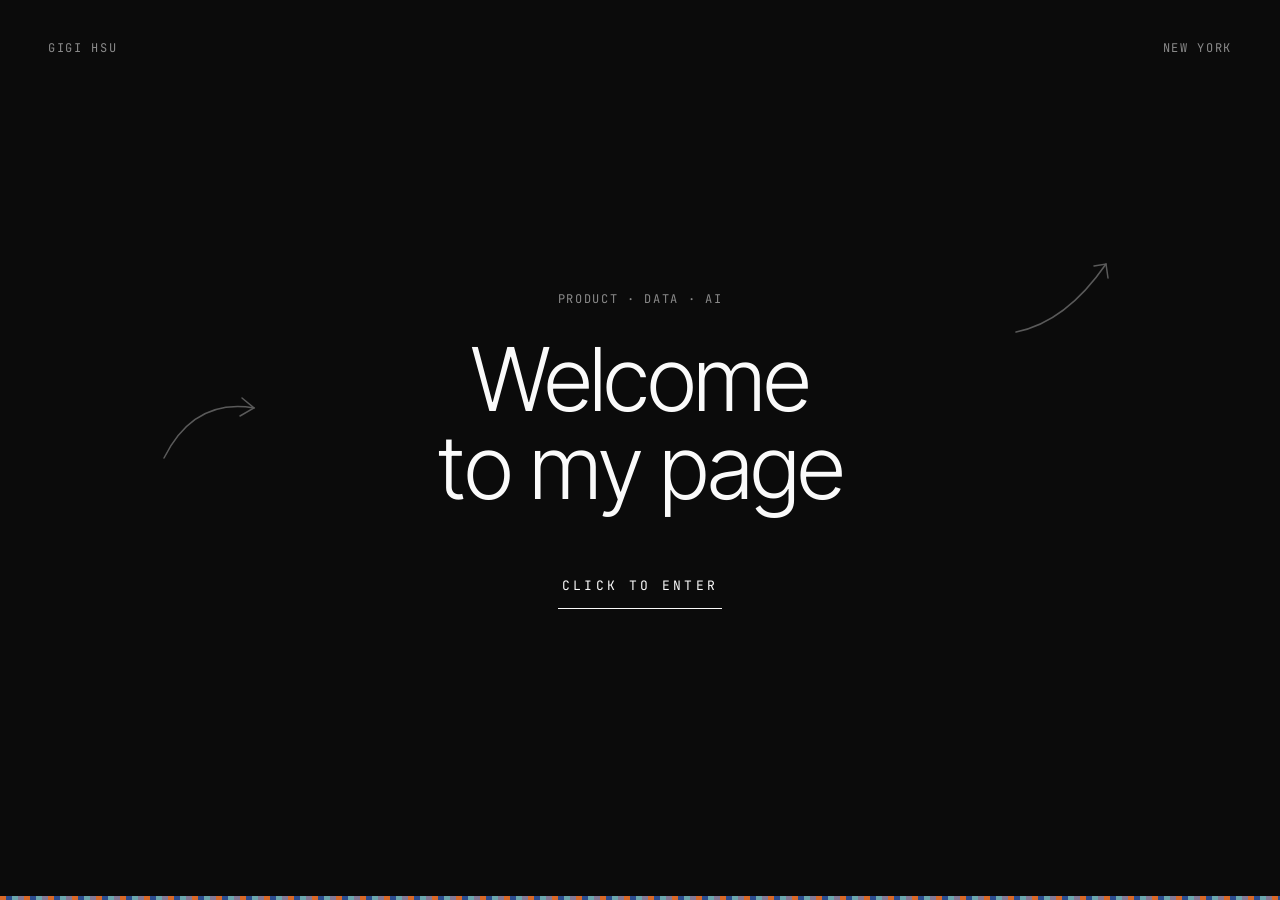
<file: index.html>
<!doctype html>
<html lang="en">
<head>
<meta charset="utf-8">
<meta name="viewport" content="width=device-width, initial-scale=1">
<title>Gigi Hsu</title>
<meta name="description" content="Gigi Hsu: product, data, and AI.">
<link rel="preconnect" href="https://fonts.googleapis.com"><link rel="preconnect" href="https://fonts.gstatic.com" crossorigin><link href="https://fonts.googleapis.com/css2?family=Inter+Tight:wght@300;400;500;600&family=JetBrains+Mono:wght@400;500&family=Bricolage+Grotesque:opsz,wght@12..96,400;500;600&display=swap" rel="stylesheet">
<link rel="icon" href="/favicon.svg" type="image/svg+xml">
<link rel="icon" href="/favicon.ico" sizes="any">
<link rel="apple-touch-icon" href="/apple-touch-icon.png">
<link rel="stylesheet" href="/styles.css">
</head>
<body>
<div class="welcome">
<div class="corner l mono fade d1">gigi hsu</div>
<div class="corner r mono fade d1">New York</div>
<svg class="arrow a1 fade d2" aria-hidden="true" width="120" height="90" viewBox="0 0 120 90" fill="none" stroke="#5a5a5a" stroke-width="1.5" stroke-linecap="round"><path d="M10 80 Q 40 20 100 30"/><path d="M88 20 L100 30 L86 38"/></svg><svg class="arrow a2 fade d2" aria-hidden="true" width="120" height="90" viewBox="0 0 120 90" fill="none" stroke="#5a5a5a" stroke-width="1.5" stroke-linecap="round"><path d="M10 80 Q 60 70 100 12"/><path d="M88 14 L100 12 L102 26"/></svg>
<div>
<p class="kick mono fade d1">Product · Data · AI</p>
<h1 class="fade d1">Welcome<br>to my page</h1>
<a class="enter mono fade d3" href="/home">Click to enter</a>
</div>
<div class="band" aria-hidden="true"></div>
</div>
</body>
</html>
</file>
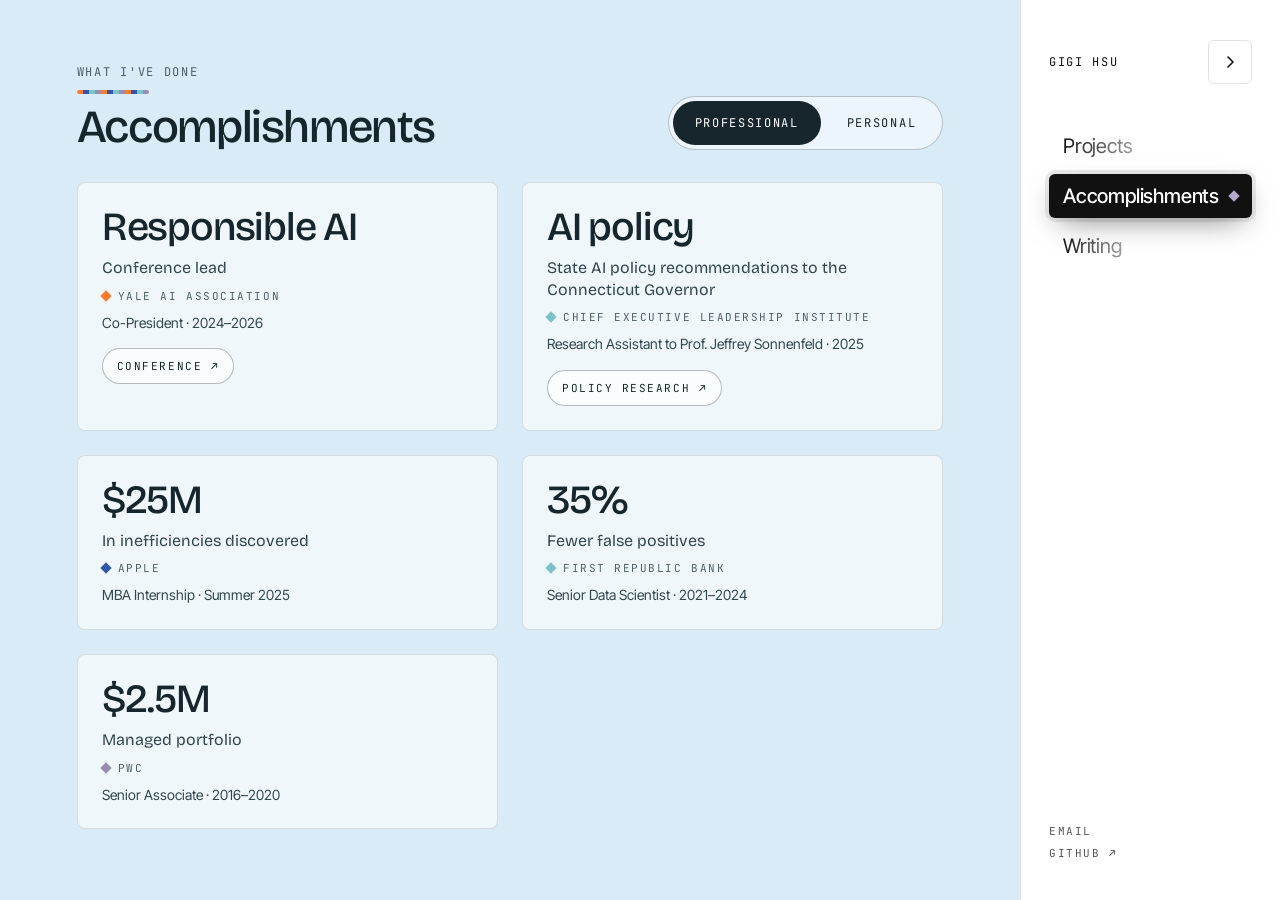
<file: accomplishments.html>
<!doctype html>
<html lang="en">
<head>
<meta charset="utf-8">
<meta name="viewport" content="width=device-width, initial-scale=1">
<title>Gigi Hsu · Accomplishments</title>
<meta name="description" content="Gigi Hsu: product, data, and AI.">
<link rel="preconnect" href="https://fonts.googleapis.com"><link rel="preconnect" href="https://fonts.gstatic.com" crossorigin><link href="https://fonts.googleapis.com/css2?family=Inter+Tight:wght@300;400;500;600&family=JetBrains+Mono:wght@400;500&family=Bricolage+Grotesque:opsz,wght@12..96,400;500;600&display=swap" rel="stylesheet">
<link rel="icon" href="/favicon.svg" type="image/svg+xml">
<link rel="icon" href="/favicon.ico" sizes="any">
<link rel="apple-touch-icon" href="/apple-touch-icon.png">
<link rel="stylesheet" href="/styles.css">
</head>
<body class="acc">
<div class="shell">
<main class="main">
<div class="acc-head">
<div><p class="kick mono">What I've done</p><span class="kente" aria-hidden="true" style="display:block;width:72px;height:4px;margin-bottom:10px"></span><h1>Accomplishments</h1></div>
<div class="seg" role="group" aria-label="Choose a view"><button type="button" data-view="pro" aria-pressed="true">Professional</button><button type="button" data-view="personal" aria-pressed="false">Personal</button></div>
</div>
<div class="grid view" id="pro"><div class="stat card"><span class="big">Responsible AI</span><span class="what">Conference lead</span><span class="where mono"><span class="dia" aria-hidden="true" style="background:#ff7a2e"></span>Yale AI Association</span><span class="role">Co-President · 2024–2026</span><div class="pills"><a class="mono" href="https://groups.som.yale.edu/aia/conference/" target="_blank" rel="noopener">Conference ↗</a></div></div><div class="stat card"><span class="big">AI policy</span><span class="what">State AI policy recommendations to the Connecticut Governor</span><span class="where mono"><span class="dia" aria-hidden="true" style="background:#7CC2CA"></span>Chief Executive Leadership Institute</span><span class="role">Research Assistant to Prof. Jeffrey Sonnenfeld · 2025</span><div class="pills"><a class="mono" href="https://som.yale.edu/story/2025/student-team-creates-ai-policy-recommendations-connecticut-state-government" target="_blank" rel="noopener">Policy research ↗</a></div></div><div class="stat card"><span class="big">$25M</span><span class="what">In inefficiencies discovered</span><span class="where mono"><span class="dia" aria-hidden="true" style="background:#3258A6"></span>Apple</span><span class="role">MBA Internship · Summer 2025</span></div><div class="stat card"><span class="big">35%</span><span class="what">Fewer false positives</span><span class="where mono"><span class="dia" aria-hidden="true" style="background:#7CC2CA"></span>First Republic Bank</span><span class="role">Senior Data Scientist · 2021–2024</span></div><div class="stat card"><span class="big">$2.5M</span><span class="what">Managed portfolio</span><span class="where mono"><span class="dia" aria-hidden="true" style="background:#9A8CAE"></span>PwC</span><span class="role">Senior Associate · 2016–2020</span></div></div>
<div class="grid view" id="personal" hidden><div class="stat card has-photo"><span class="ph" aria-hidden="true" style="background-image:url(/images/togo.jpg)"></span><span class="big">15+ yrs</span><span class="what">Service work in Togo, West Africa</span><span class="where mono"><span class="dia" aria-hidden="true" style="background:#7CC2CA"></span>Africa Career Training School</span><span class="role">Board Member · Non-profit</span></div><div class="stat card has-photo"><span class="ph" aria-hidden="true" style="background-image:url(https://upload.wikimedia.org/wikipedia/commons/thumb/0/0e/Yale_School_of_Management_-_Evans_Hall_%2854106005396%29.jpg/1280px-Yale_School_of_Management_-_Evans_Hall_%2854106005396%29.jpg)"></span><span class="big">Dean’s Scholarship</span><span class="what">Lynch Family merit-based award</span><span class="where mono"><span class="dia" aria-hidden="true" style="background:#ff7a2e"></span>Yale MBA</span><span class="credit">Photo: <a href="https://commons.wikimedia.org/wiki/File:Yale_School_of_Management_-_Evans_Hall_(54106005396).jpg" target="_blank" rel="noopener">ajay_suresh</a>, <a href="https://creativecommons.org/licenses/by/2.0/" target="_blank" rel="noopener">CC BY 2.0</a></span></div><div class="stat card has-photo"><span class="ph" aria-hidden="true" style="background-image:url(https://upload.wikimedia.org/wikipedia/commons/thumb/8/86/Vancouver_Marathon_%285676500577%29.jpg/1280px-Vancouver_Marathon_%285676500577%29.jpg)"></span><span class="big">3 races</span><span class="what">1 marathon, 2 half-marathons</span><span class="where mono"><span class="dia" aria-hidden="true" style="background:#3258A6"></span>Vancouver · SF · Long Beach</span><span class="credit">Photo: <a href="https://commons.wikimedia.org/wiki/File:Vancouver_Marathon_(5676500577).jpg" target="_blank" rel="noopener">Guilhem Vellut</a>, <a href="https://creativecommons.org/licenses/by/2.0/" target="_blank" rel="noopener">CC BY 2.0</a></span></div><div class="stat card has-photo logo"><span class="ph" aria-hidden="true" style="background-image:url(https://www.dca.ca.gov/cba/images/cba-logo.png)"></span><span class="big">CPA</span><span class="what">License, since 2020</span><span class="where mono"><span class="dia" aria-hidden="true" style="background:#9A8CAE"></span>California Board of Accountancy</span></div></div>
</main>
<aside class="side">
<nav class="nav" aria-label="Main">
<div class="nav-top"><a class="mono" href="/home">gigi hsu</a><button type="button" class="iconbtn" data-nav-toggle aria-label="Close menu"><svg aria-hidden="true" width="16" height="16" viewBox="0 0 16 16" fill="none" stroke="currentColor" stroke-width="1.6" stroke-linecap="round" stroke-linejoin="round"><path d="M6 3l5 5-5 5"/></svg></button></div>
<ul><li><a href="/projects"><span class="g">Projects</span></a></li><li><a href="/accomplishments" aria-current="page"><span class="g">Accomplishments</span><span class="dia" aria-hidden="true" style="background:#b6a8cc"></span></a></li><li><a href="/writing"><span class="g">Writing</span></a></li></ul>
<div class="nav-foot mono"><a href="mailto:gigi.hsu@yale.edu">Email</a><a href="https://github.com/ggshoo">GitHub ↗</a></div>
</nav>
<div class="nav-closed"><button type="button" class="iconbtn" data-nav-toggle aria-label="Open menu"><svg aria-hidden="true" width="18" height="18" viewBox="0 0 18 18" fill="none" stroke="currentColor" stroke-width="1.6" stroke-linecap="round"><path d="M3 5h12M3 9h12M3 13h12"/></svg></button><span class="vert mono" aria-hidden="true">Menu</span></div>
</aside>
</div>
<script src="/site.js"></script>
</body>
</html>
</file>
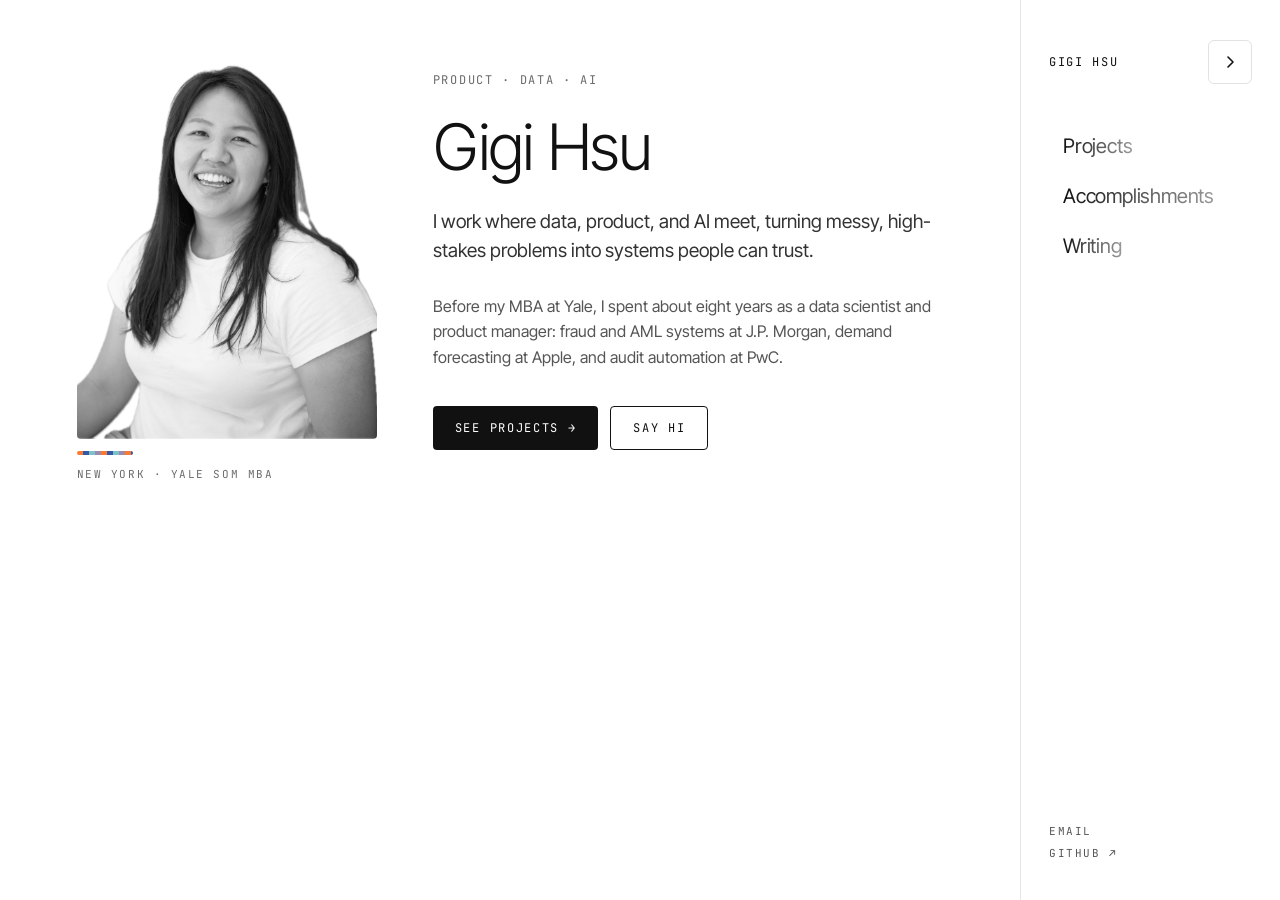
<file: home.html>
<!doctype html>
<html lang="en">
<head>
<meta charset="utf-8">
<meta name="viewport" content="width=device-width, initial-scale=1">
<title>Gigi Hsu · Home</title>
<meta name="description" content="Gigi Hsu: product, data, and AI.">
<link rel="preconnect" href="https://fonts.googleapis.com"><link rel="preconnect" href="https://fonts.gstatic.com" crossorigin><link href="https://fonts.googleapis.com/css2?family=Inter+Tight:wght@300;400;500;600&family=JetBrains+Mono:wght@400;500&family=Bricolage+Grotesque:opsz,wght@12..96,400;500;600&display=swap" rel="stylesheet">
<link rel="icon" href="/favicon.svg" type="image/svg+xml">
<link rel="icon" href="/favicon.ico" sizes="any">
<link rel="apple-touch-icon" href="/apple-touch-icon.png">
<link rel="stylesheet" href="/styles.css">
</head>
<body>
<div class="shell">
<main class="main">
<div class="hero">
<figure><img src="/portrait.png" alt="Portrait of Gigi Hsu"><span class="kente" aria-hidden="true" style="display:block;width:56px;height:4px"></span><figcaption class="mono">New York · Yale SOM MBA</figcaption></figure>
<div class="txt">
<p class="mono" style="margin:0;font-size:12px;color:#6b6b6b">Product · Data · AI</p>
<h1>Gigi Hsu</h1>
<p class="lead">I work where data, product, and AI meet, turning messy, high-stakes problems into systems people can trust.</p>
<p class="body">Before my MBA at Yale, I spent about eight years as a data scientist and product manager: fraud and AML systems at J.P. Morgan, demand forecasting at Apple, and audit automation at PwC.</p>
<div class="row"><a class="btn solid mono" href="/projects">See projects →</a><a class="btn line mono" href="mailto:gigi.hsu@yale.edu">Say hi</a></div>
</div>
</div>
</main>
<aside class="side">
<nav class="nav" aria-label="Main">
<div class="nav-top"><a class="mono" href="/home">gigi hsu</a><button type="button" class="iconbtn" data-nav-toggle aria-label="Close menu"><svg aria-hidden="true" width="16" height="16" viewBox="0 0 16 16" fill="none" stroke="currentColor" stroke-width="1.6" stroke-linecap="round" stroke-linejoin="round"><path d="M6 3l5 5-5 5"/></svg></button></div>
<ul><li><a href="/projects"><span class="g">Projects</span></a></li><li><a href="/accomplishments"><span class="g">Accomplishments</span></a></li><li><a href="/writing"><span class="g">Writing</span></a></li></ul>
<div class="nav-foot mono"><a href="mailto:gigi.hsu@yale.edu">Email</a><a href="https://github.com/ggshoo">GitHub ↗</a></div>
</nav>
<div class="nav-closed"><button type="button" class="iconbtn" data-nav-toggle aria-label="Open menu"><svg aria-hidden="true" width="18" height="18" viewBox="0 0 18 18" fill="none" stroke="currentColor" stroke-width="1.6" stroke-linecap="round"><path d="M3 5h12M3 9h12M3 13h12"/></svg></button><span class="vert mono" aria-hidden="true">Menu</span></div>
</aside>
</div>
<script src="/site.js"></script>
</body>
</html>
</file>
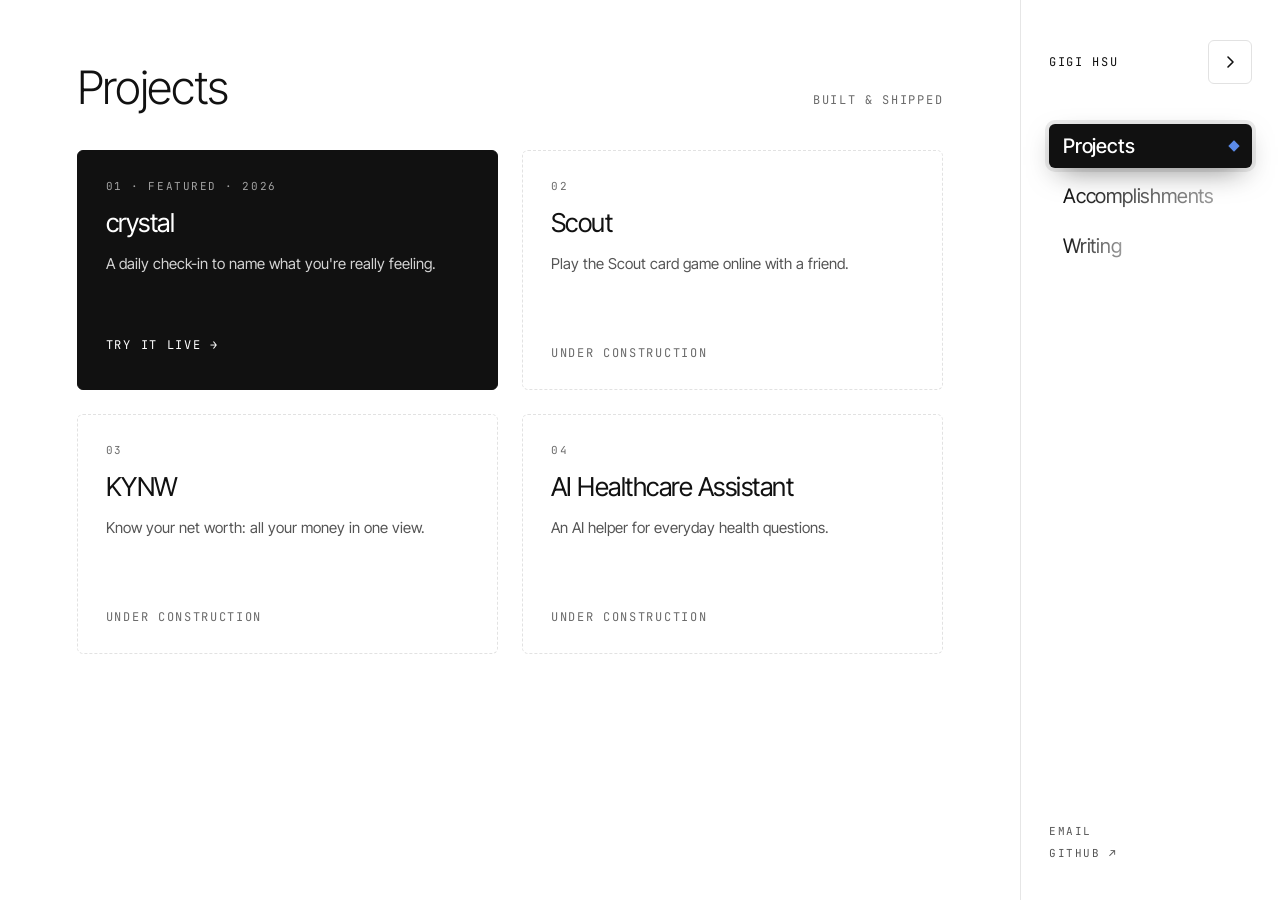
<file: projects.html>
<!doctype html>
<html lang="en">
<head>
<meta charset="utf-8">
<meta name="viewport" content="width=device-width, initial-scale=1">
<title>Gigi Hsu · Projects</title>
<meta name="description" content="Gigi Hsu: product, data, and AI.">
<link rel="preconnect" href="https://fonts.googleapis.com"><link rel="preconnect" href="https://fonts.gstatic.com" crossorigin><link href="https://fonts.googleapis.com/css2?family=Inter+Tight:wght@300;400;500;600&family=JetBrains+Mono:wght@400;500&family=Bricolage+Grotesque:opsz,wght@12..96,400;500;600&display=swap" rel="stylesheet">
<link rel="icon" href="/favicon.svg" type="image/svg+xml">
<link rel="icon" href="/favicon.ico" sizes="any">
<link rel="apple-touch-icon" href="/apple-touch-icon.png">
<link rel="stylesheet" href="/styles.css">
</head>
<body>
<div class="shell">
<main class="main">
<div class="head"><h1>Projects</h1><p class="mono">Built &amp; shipped</p></div>
<div class="grid">
<a class="proj card dark crystal" href="https://crystal.gigihsu.com"><span class="scene" aria-hidden="true"><span class="orb"></span><svg class="hills" viewBox="0 0 400 120" preserveAspectRatio="none"><path d="M0 60 C 70 20 140 30 210 55 S 340 30 400 45 V120 H0Z" fill="var(--h1)"/><path d="M0 85 C 90 55 170 70 250 82 S 360 62 400 72 V120 H0Z" fill="var(--h2)"/><path d="M0 104 C 110 88 210 100 300 96 S 380 90 400 94 V120 H0Z" fill="var(--h3)"/></svg></span><span class="n mono">01 · Featured · 2026</span><span class="t">crystal</span><span class="d">A daily check-in to name what you're really feeling.</span><span class="go mono">Try it live →</span></a><div class="proj soon"><span class="n mono">02</span><span class="t">Scout</span><span class="d">Play the Scout card game online with a friend.</span><span class="go mono">Under Construction</span></div><div class="proj soon"><span class="n mono">03</span><span class="t">KYNW</span><span class="d">Know your net worth: all your money in one view.</span><span class="go mono">Under Construction</span></div><div class="proj soon"><span class="n mono">04</span><span class="t">AI Healthcare Assistant</span><span class="d">An AI helper for everyday health questions.</span><span class="go mono">Under Construction</span></div>
</div>
</main>
<aside class="side">
<nav class="nav" aria-label="Main">
<div class="nav-top"><a class="mono" href="/home">gigi hsu</a><button type="button" class="iconbtn" data-nav-toggle aria-label="Close menu"><svg aria-hidden="true" width="16" height="16" viewBox="0 0 16 16" fill="none" stroke="currentColor" stroke-width="1.6" stroke-linecap="round" stroke-linejoin="round"><path d="M6 3l5 5-5 5"/></svg></button></div>
<ul><li><a href="/projects" aria-current="page"><span class="g">Projects</span><span class="dia" aria-hidden="true" style="background:#5b8bea"></span></a></li><li><a href="/accomplishments"><span class="g">Accomplishments</span></a></li><li><a href="/writing"><span class="g">Writing</span></a></li></ul>
<div class="nav-foot mono"><a href="mailto:gigi.hsu@yale.edu">Email</a><a href="https://github.com/ggshoo">GitHub ↗</a></div>
</nav>
<div class="nav-closed"><button type="button" class="iconbtn" data-nav-toggle aria-label="Open menu"><svg aria-hidden="true" width="18" height="18" viewBox="0 0 18 18" fill="none" stroke="currentColor" stroke-width="1.6" stroke-linecap="round"><path d="M3 5h12M3 9h12M3 13h12"/></svg></button><span class="vert mono" aria-hidden="true">Menu</span></div>
</aside>
</div>
<script src="/site.js"></script>
</body>
</html>
</file>
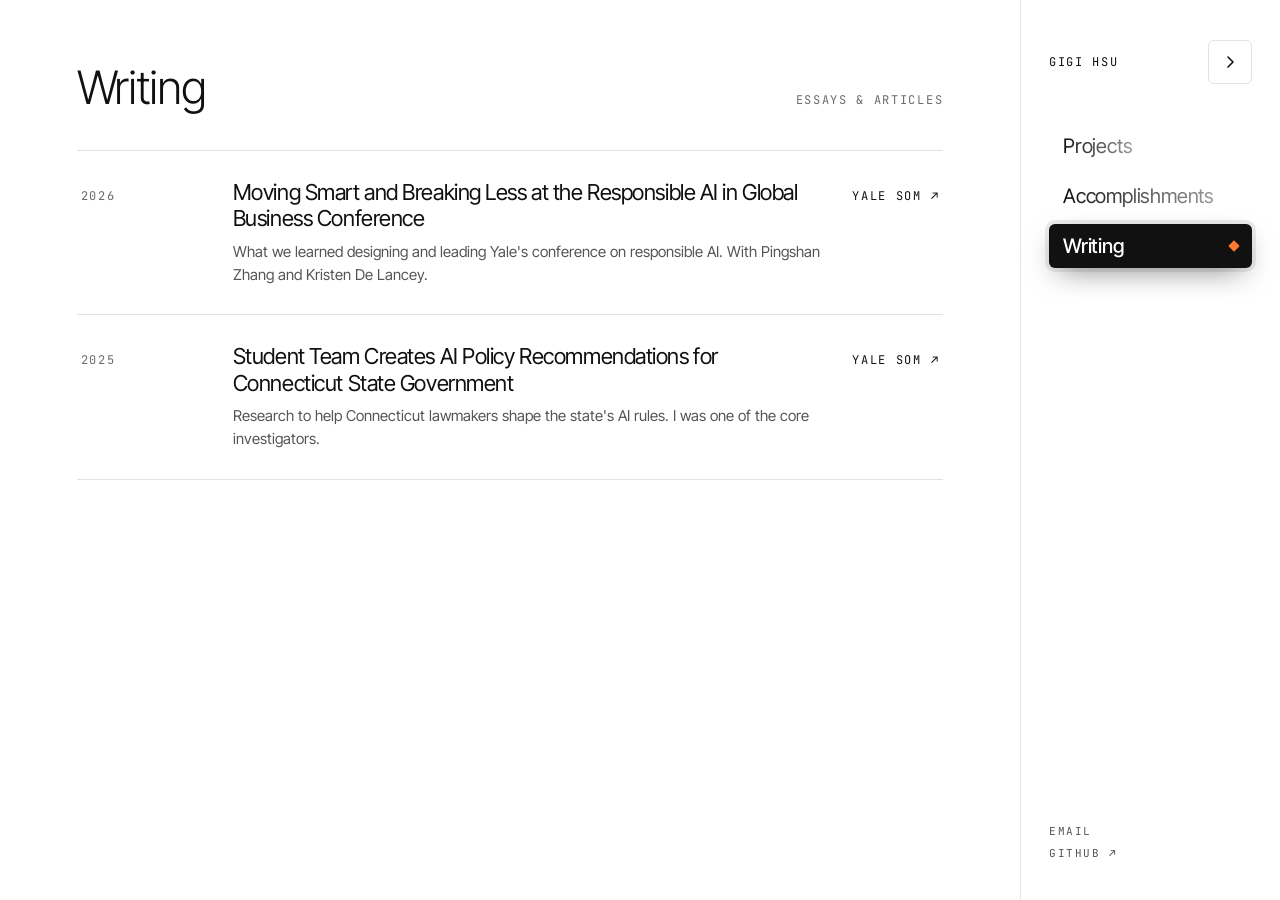
<file: writing.html>
<!doctype html>
<html lang="en">
<head>
<meta charset="utf-8">
<meta name="viewport" content="width=device-width, initial-scale=1">
<title>Gigi Hsu · Writing</title>
<meta name="description" content="Gigi Hsu: product, data, and AI.">
<link rel="preconnect" href="https://fonts.googleapis.com"><link rel="preconnect" href="https://fonts.gstatic.com" crossorigin><link href="https://fonts.googleapis.com/css2?family=Inter+Tight:wght@300;400;500;600&family=JetBrains+Mono:wght@400;500&family=Bricolage+Grotesque:opsz,wght@12..96,400;500;600&display=swap" rel="stylesheet">
<link rel="icon" href="/favicon.svg" type="image/svg+xml">
<link rel="icon" href="/favicon.ico" sizes="any">
<link rel="apple-touch-icon" href="/apple-touch-icon.png">
<link rel="stylesheet" href="/styles.css">
</head>
<body>
<div class="shell">
<main class="main">
<div class="head"><h1>Writing</h1><p class="mono">Essays &amp; articles</p></div>
<div class="list">
<a class="item card" href="https://som.yale.edu/story/2026/moving-smart-and-breaking-less-responsible-ai-global-business-conference" target="_blank" rel="noopener"><span class="yr mono">2026</span><span class="body"><span class="ti">Moving Smart and Breaking Less at the Responsible AI in Global Business Conference</span><span class="su">What we learned designing and leading Yale's conference on responsible AI. With Pingshan Zhang and Kristen De Lancey.</span></span><span class="src mono">Yale SOM ↗</span></a>
<a class="item card" href="https://som.yale.edu/story/2025/student-team-creates-ai-policy-recommendations-connecticut-state-government" target="_blank" rel="noopener"><span class="yr mono">2025</span><span class="body"><span class="ti">Student Team Creates AI Policy Recommendations for Connecticut State Government</span><span class="su">Research to help Connecticut lawmakers shape the state's AI rules. I was one of the core investigators.</span></span><span class="src mono">Yale SOM ↗</span></a>
</div>
</main>
<aside class="side">
<nav class="nav" aria-label="Main">
<div class="nav-top"><a class="mono" href="/home">gigi hsu</a><button type="button" class="iconbtn" data-nav-toggle aria-label="Close menu"><svg aria-hidden="true" width="16" height="16" viewBox="0 0 16 16" fill="none" stroke="currentColor" stroke-width="1.6" stroke-linecap="round" stroke-linejoin="round"><path d="M6 3l5 5-5 5"/></svg></button></div>
<ul><li><a href="/projects"><span class="g">Projects</span></a></li><li><a href="/accomplishments"><span class="g">Accomplishments</span></a></li><li><a href="/writing" aria-current="page"><span class="g">Writing</span><span class="dia" aria-hidden="true" style="background:#ff7a2e"></span></a></li></ul>
<div class="nav-foot mono"><a href="mailto:gigi.hsu@yale.edu">Email</a><a href="https://github.com/ggshoo">GitHub ↗</a></div>
</nav>
<div class="nav-closed"><button type="button" class="iconbtn" data-nav-toggle aria-label="Open menu"><svg aria-hidden="true" width="18" height="18" viewBox="0 0 18 18" fill="none" stroke="currentColor" stroke-width="1.6" stroke-linecap="round"><path d="M3 5h12M3 9h12M3 13h12"/></svg></button><span class="vert mono" aria-hidden="true">Menu</span></div>
</aside>
</div>
<script src="/site.js"></script>
</body>
</html>
</file>
<file: styles.css>
:root{--ink:#111;--ink-2:#555;--ink-3:#6b6b6b;--hair:#e2e2e2;
--kente:repeating-linear-gradient(90deg,#ff7a2e 0 6px,#3258A6 6px 12px,#7CC2CA 12px 18px,#9A8CAE 18px 24px)}
*{box-sizing:border-box}
html,body{margin:0}
body{font-family:'Inter Tight',system-ui,sans-serif;color:var(--ink);background:#fff;-webkit-font-smoothing:antialiased}
a{color:inherit}
.mono{font-family:'JetBrains Mono',ui-monospace,monospace;letter-spacing:.14em;text-transform:uppercase}
.kente{background:var(--kente);border-radius:2px}

/* welcome */
.welcome{min-height:100vh;background:#0b0b0b;color:#fafafa;display:flex;align-items:center;justify-content:center;position:relative;overflow:hidden;text-align:center}
.welcome .corner{position:absolute;top:40px;font-size:12px;color:#8a8a8a}
.welcome .corner.l{left:48px}.welcome .corner.r{right:48px}
.welcome h1{margin:0;font-size:clamp(48px,8vw,88px);line-height:1;font-weight:300;letter-spacing:-.03em}
.welcome .kick{margin:0 0 28px;font-size:12px;color:#8a8a8a}
.welcome .enter{display:inline-block;margin-top:52px;font-size:13px;letter-spacing:.24em;text-decoration:none;padding:14px 4px;border-bottom:1px solid #fafafa;transition:letter-spacing .4s ease}
.welcome .enter:hover{letter-spacing:.32em}
.welcome .arrow{position:absolute}
.welcome .a1{left:12%;top:42%}.welcome .a2{right:12%;top:28%}
.welcome .band{position:absolute;left:0;right:0;bottom:0;height:4px;background:var(--kente);opacity:.85}
@keyframes fadein{from{opacity:0;transform:translateY(10px)}to{opacity:1;transform:none}}
.fade{opacity:0;animation:fadein 2.4s ease forwards}
.d1{animation-delay:.3s}.d2{animation-delay:1.2s}.d3{animation-delay:2.2s}
@media (prefers-reduced-motion:reduce){.fade{animation:none;opacity:1}}
@media (max-width:640px){.welcome .arrow{display:none}.welcome .corner.l{left:24px}.welcome .corner.r{right:24px}}

/* layout */
.shell{min-height:100vh;display:flex}
.main{flex:1 1 auto;min-width:0;padding:64px clamp(24px,6vw,96px)}
.side{flex:0 0 auto;position:sticky;top:0;height:100vh}
.nav{width:260px;height:100%;background:#fff;border-left:1px solid #e6e6e6;padding:40px 28px;display:flex;flex-direction:column;gap:40px}
.nav-top{display:flex;align-items:center;justify-content:space-between;gap:12px}
.nav-top a{font-size:12px;text-decoration:none}
.iconbtn{width:44px;height:44px;display:inline-flex;align-items:center;justify-content:center;background:transparent;border:1px solid var(--hair);border-radius:6px;cursor:pointer;color:var(--ink)}
.nav ul{list-style:none;margin:0;padding:0;display:flex;flex-direction:column;gap:6px}
.nav li a{display:flex;align-items:center;justify-content:space-between;gap:10px;font-size:20px;letter-spacing:-.01em;text-decoration:none;padding:10px 14px;border-radius:6px}
.nav li a .g{background:linear-gradient(90deg,#111 0%,#9a9a9a 100%);-webkit-background-clip:text;background-clip:text;color:transparent;transition:opacity .2s}
.nav li a:hover .g{opacity:.6}
.nav li a[aria-current]{background:#111;color:#fff;font-weight:500;box-shadow:0 0 0 4px rgba(17,17,17,.08),0 10px 30px -10px rgba(17,17,17,.6)}
.nav li a[aria-current] .g{background:none;color:#fff}
.dia{width:8px;height:8px;transform:rotate(45deg);flex:none}
.nav-foot{margin-top:auto;display:flex;flex-direction:column;gap:8px;font-size:11px}
.nav-foot a{color:#555;text-decoration:none}
.nav-closed{width:64px;height:100%;background:#fff;border-left:1px solid #e6e6e6;padding:40px 10px;display:none;flex-direction:column;align-items:center;gap:24px}
.nav-closed .iconbtn{background:#111;color:#fff;border:none}
.vert{writing-mode:vertical-rl;transform:rotate(180deg);font-size:11px;color:#8a8a8a}
.collapsed .nav{display:none}.collapsed .nav-closed{display:flex}
@media (max-width:820px){
  .shell{flex-direction:column-reverse}
  .side{position:static;height:auto}
  .nav{width:100%;height:auto;border-left:none;border-bottom:1px solid #e6e6e6;padding:20px 24px;gap:16px}
  .nav ul{flex-direction:row;flex-wrap:wrap;gap:4px}
  .nav li a{font-size:17px;padding:8px 12px}
  .nav-foot,.nav-top .iconbtn{display:none}
  .collapsed .nav{display:flex}.collapsed .nav-closed{display:none}
  .main{padding:40px 24px}
}

/* shared page bits */
.head{display:flex;align-items:baseline;justify-content:space-between;gap:16px;flex-wrap:wrap;margin-bottom:40px}
.head h1{margin:0;font-size:clamp(34px,4.4vw,46px);line-height:1;font-weight:300;letter-spacing:-.03em}
.head p{margin:0;font-size:12px;color:var(--ink-3)}
.btn{display:inline-flex;align-items:center;min-height:44px;padding:0 22px;border-radius:4px;text-decoration:none;font-size:12px}
.btn.solid{background:#111;color:#fff}.btn.line{border:1px solid #111}
.card{position:relative;overflow:hidden;transition:transform .3s ease,box-shadow .3s ease}
.card:hover{transform:translateY(-4px);box-shadow:0 20px 40px -24px rgba(0,0,0,.35)}
.card::before{content:"";position:absolute;left:0;right:0;top:0;height:3px;background:var(--kente);opacity:0;transition:opacity .3s}
.card:hover::before{opacity:1}

/* home */
.hero{display:flex;flex-wrap:wrap;gap:56px;align-items:flex-start}
.hero figure{margin:0;flex:0 1 300px;display:flex;flex-direction:column;gap:12px}
.hero img{width:100%;aspect-ratio:4/5;object-fit:cover;border-radius:4px;filter:grayscale(100%)}
.hero figcaption{font-size:11px;color:var(--ink-3)}
.hero .txt{flex:1 1 320px;display:flex;flex-direction:column;gap:28px;padding-top:8px}
.hero .txt h1{margin:0;font-size:clamp(44px,5vw,64px);line-height:.98;font-weight:300;letter-spacing:-.035em}
.hero .lead{margin:0;max-width:520px;font-size:19px;line-height:1.55;color:#333}
.hero .body{margin:0;max-width:520px;font-size:16px;line-height:1.6;color:var(--ink-2)}
.row{display:flex;flex-wrap:wrap;gap:12px;margin-top:8px}

/* projects */
.grid{display:grid;grid-template-columns:repeat(2,minmax(0,1fr));gap:24px}
@media (max-width:900px){.grid{grid-template-columns:1fr}}
.proj{display:flex;flex-direction:column;gap:14px;padding:28px;min-height:240px;border:1px solid var(--hair);border-radius:6px;text-decoration:none}
.proj.dark{background:#111;color:#fff;border-color:#111}
.proj .n{font-size:11px;color:var(--ink-3)}.proj.dark .n{color:#a3a3a3}
.proj .t{font-size:26px;letter-spacing:-.02em}
.proj .d{font-size:15px;line-height:1.55;color:var(--ink-2)}.proj.dark .d{color:#d4d4d4}
.proj .go{margin-top:auto;font-size:12px}

/* accomplishments */
.acc{background:#d8ebf6;color:#16262c;font-family:'Bricolage Grotesque','Inter Tight',sans-serif}
.acc .side .nav,.acc .side .nav-closed{font-family:'Inter Tight',system-ui,sans-serif;color:#111}
.acc-head{display:flex;align-items:flex-end;justify-content:space-between;gap:24px;flex-wrap:wrap;margin-bottom:32px}
.acc-head .kick{margin:0 0 10px;font-size:12px;color:#4c5f66}
.acc-head h1{margin:0;font-size:clamp(34px,4.4vw,46px);line-height:1;font-weight:500;letter-spacing:-.03em}
.seg{display:inline-flex;padding:4px;gap:4px;border:1px solid rgba(22,38,44,.25);border-radius:999px;background:rgba(255,255,255,.5)}
.seg button{min-height:44px;padding:0 22px;border:none;border-radius:999px;background:transparent;color:#16262c;font-family:'JetBrains Mono',monospace;font-size:12px;letter-spacing:.14em;text-transform:uppercase;cursor:pointer}
.seg button[aria-pressed="true"]{background:#16262c;color:#fff}
.stat{padding:24px;background:rgba(255,255,255,.6);border:1px solid rgba(22,38,44,.12);border-radius:8px;display:flex;flex-direction:column;gap:10px}
.stat .big{font-size:clamp(30px,3.2vw,40px);overflow-wrap:break-word;line-height:1;font-weight:500;letter-spacing:-.03em}
.stat .what{font-size:16px;line-height:1.35;color:#31464d}
.stat .where{display:inline-flex;align-items:center;gap:8px;font-size:11px;color:#4c5f66}
.stat .role{font-family:'Inter Tight',sans-serif;font-size:14px;line-height:1.4;color:#31464d}
.pills{display:flex;flex-wrap:wrap;gap:8px;margin-top:6px}
.pills a{display:inline-flex;align-items:center;min-height:36px;padding:0 14px;border:1px solid rgba(22,38,44,.3);border-radius:999px;text-decoration:none;font-size:11px;background:rgba(255,255,255,.7)}
.view[hidden]{display:none}

/* writing */
.list{border-top:1px solid var(--hair)}
.item{display:flex;flex-wrap:wrap;align-items:baseline;gap:12px 32px;padding:28px 4px;border-bottom:1px solid var(--hair);text-decoration:none}
.item .yr{flex:0 0 120px;font-size:12px;color:var(--ink-3)}
.item .body{flex:1 1 420px;display:flex;flex-direction:column;gap:8px}
.item .ti{font-size:22px;line-height:1.2;letter-spacing:-.02em}
.item .su{font-size:15px;line-height:1.55;color:var(--ink-2)}
.item .src{font-size:12px}

/* crystal card: storybook scene on hover (colors from crystal's lib/scene.ts) */
.proj.crystal{position:relative;isolation:isolate;
--s1:#BFE8DA;--s2:#F4E3A6;--s3:#F0C978;--h1:#6FA050;--h2:#5C8C48;--h3:#4F7A3D;--orb:#FFF0B8;--glow:#F4D06A;--ox:80%;--oy:20%;--sink:#2E2416;--ssub:#6B5B44}
.proj.crystal>*{position:relative;z-index:1;transition:color .5s ease}
.proj.crystal .scene{position:absolute;inset:0;z-index:0;opacity:0;transition:opacity .6s ease;background:linear-gradient(180deg,var(--s1),var(--s2) 55%,var(--s3));pointer-events:none}
.proj.crystal .orb{position:absolute;left:var(--ox);top:var(--oy);width:44px;height:44px;margin:-22px 0 0 -22px;border-radius:50%;background:var(--orb);box-shadow:0 0 0 10px color-mix(in srgb,var(--glow) 35%,transparent),0 0 40px 18px color-mix(in srgb,var(--glow) 55%,transparent)}
.proj.crystal .hills{position:absolute;left:0;right:0;bottom:0;width:100%;height:42%}
.proj.crystal:hover,.proj.crystal:focus-visible{border-color:transparent}
.proj.crystal:hover .scene,.proj.crystal:focus-visible .scene{opacity:1}
.proj.crystal:hover .n,.proj.crystal:hover .d{color:var(--ssub)}
.proj.crystal:hover .t{color:var(--sink)}
.proj.crystal .go{align-self:flex-start;padding:8px 14px;margin-left:-14px;border-radius:999px;transition:background .5s ease,color .5s ease}
.proj.crystal:hover .go{background:#FFF6E3;color:#2E2416;margin-left:0}
.proj.crystal::before{z-index:2}

/* placeholder project cards */
.proj.soon{border-style:dashed;cursor:default}
.proj.soon:hover{transform:none;box-shadow:none}
.proj.soon .go{color:var(--ink-3)}

/* accomplishment cards with a photo that shows on hover */
.stat.has-photo{position:relative;isolation:isolate}
.stat.has-photo>*{position:relative;z-index:1;transition:color .5s ease}
.stat .ph{position:absolute;inset:0;z-index:0;opacity:0;transition:opacity .6s ease;background-size:cover;background-position:center 45%;border-radius:inherit;pointer-events:none}
.stat .ph::after{content:"";position:absolute;inset:0;border-radius:inherit;background:linear-gradient(180deg,rgba(10,20,24,.35) 0%,rgba(10,20,24,.55) 45%,rgba(10,20,24,.85) 100%)}
.stat.has-photo:hover .ph{opacity:1}
.stat.has-photo:hover .big,.stat.has-photo:hover .what,.stat.has-photo:hover .role{color:#fff}
.stat.has-photo:hover .where{color:#e6eef1}
.stat.has-photo::before{z-index:2}
.stat .credit{position:absolute;right:12px;bottom:8px;z-index:1;font-family:'Inter Tight',sans-serif;font-size:10px;color:rgba(255,255,255,.75);opacity:0;transition:opacity .6s ease}
.stat .credit a{color:inherit}
.stat.has-photo:hover .credit{opacity:1}
/* logo variant: logo sits at its real size on white, text stays dark */
.stat.logo .ph{background-color:#fff;background-size:84px auto;background-repeat:no-repeat;background-position:right 18px top 18px}
.stat.logo .ph::after{display:none}
.stat.has-photo.logo:hover .big,.stat.has-photo.logo:hover .what{color:#16262c}
.stat.has-photo.logo:hover .where{color:#4c5f66}
</file>
